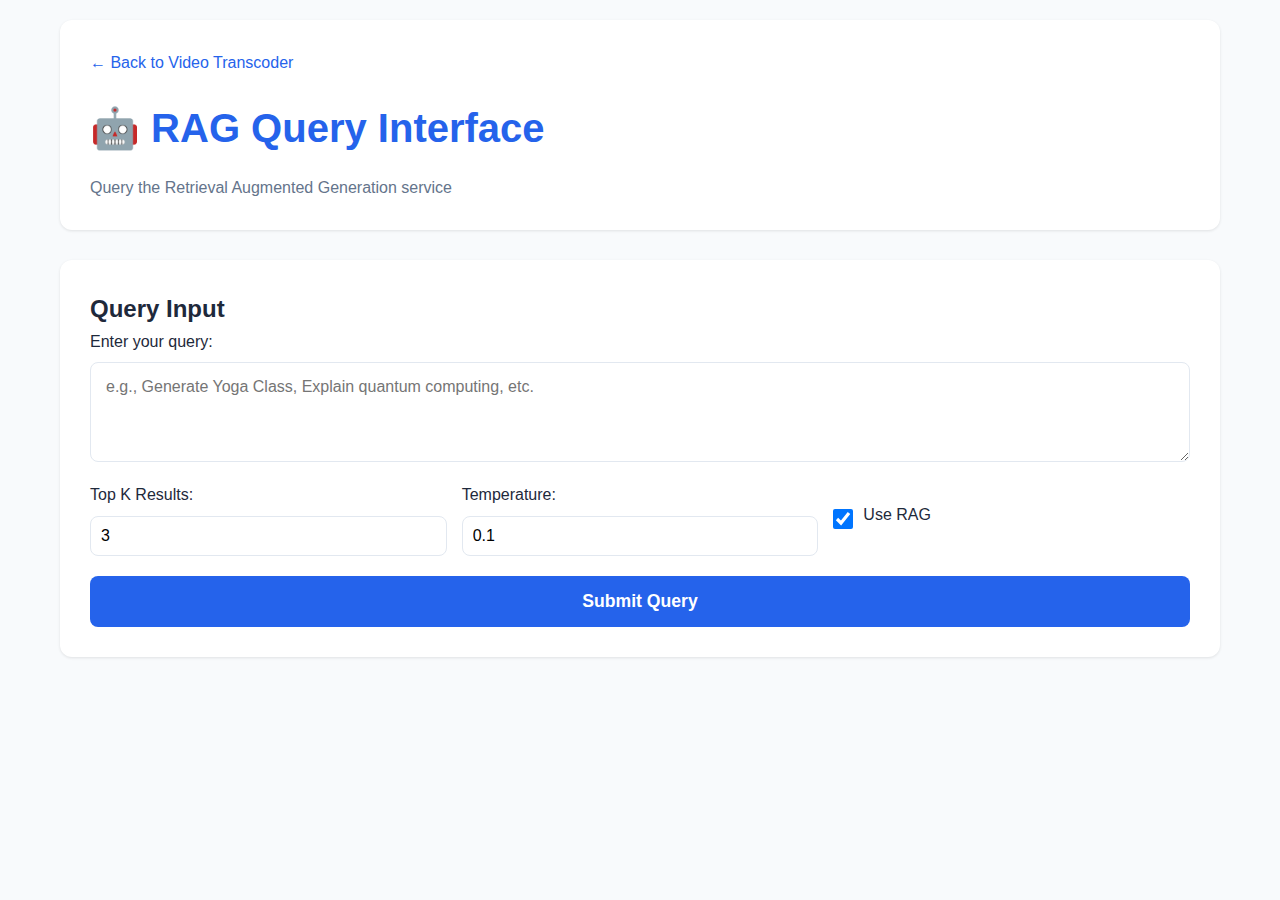
<file: templates/rag.html>
<!DOCTYPE html>
<html lang="en">
<head>
    <meta charset="UTF-8">
    <meta name="viewport" content="width=device-width, initial-scale=1.0">
    <title>RAG Query - Video Transcoder</title>
    <link rel="stylesheet" href="/static/css/style.css">
    <style>
        .rag-container {
            max-width: 1200px;
            margin: 0 auto;
            padding: 20px;
        }
        
        .query-section {
            background: var(--card-background);
            padding: 30px;
            border-radius: 12px;
            box-shadow: 0 1px 3px rgba(0, 0, 0, 0.1);
            margin-bottom: 30px;
        }
        
        .query-input {
            width: 100%;
            padding: 15px;
            border: 1px solid var(--border-color);
            border-radius: 8px;
            font-size: 1em;
            font-family: inherit;
            resize: vertical;
            min-height: 100px;
        }
        
        .query-input:focus {
            outline: none;
            border-color: var(--primary-color);
        }
        
        .params-grid {
            display: grid;
            grid-template-columns: repeat(auto-fit, minmax(200px, 1fr));
            gap: 15px;
            margin: 20px 0;
        }
        
        .param-group {
            display: flex;
            flex-direction: column;
        }
        
        .param-group label {
            margin-bottom: 8px;
            font-weight: 500;
            color: var(--text-primary);
        }
        
        .param-group input,
        .param-group select {
            padding: 10px;
            border: 1px solid var(--border-color);
            border-radius: 8px;
            font-size: 1em;
        }
        
        .checkbox-param {
            flex-direction: row;
            align-items: center;
        }
        
        .checkbox-param input {
            width: 20px;
            height: 20px;
            margin-right: 10px;
        }
        
        .query-btn {
            background: var(--primary-color);
            color: white;
            padding: 15px 30px;
            border: none;
            border-radius: 8px;
            font-size: 1.1em;
            font-weight: 600;
            cursor: pointer;
            transition: all 0.3s;
            width: 100%;
        }
        
        .query-btn:hover:not(:disabled) {
            background: var(--primary-dark);
        }
        
        .query-btn:disabled {
            background: var(--text-secondary);
            cursor: not-allowed;
        }
        
        .response-section {
            background: var(--card-background);
            padding: 30px;
            border-radius: 12px;
            box-shadow: 0 1px 3px rgba(0, 0, 0, 0.1);
            margin-bottom: 30px;
        }
        
        .response-content {
            background: #f8fafc;
            padding: 20px;
            border-radius: 8px;
            border: 1px solid var(--border-color);
            white-space: pre-wrap;
            font-family: 'Segoe UI', Tahoma, Geneva, Verdana, sans-serif;
            line-height: 1.6;
            max-height: 600px;
            overflow-y: auto;
        }
        
        .response-meta {
            display: flex;
            gap: 20px;
            margin-top: 15px;
            padding-top: 15px;
            border-top: 1px solid var(--border-color);
            font-size: 0.9em;
            color: var(--text-secondary);
        }
        
        .error-message {
            background: #fee2e2;
            color: #991b1b;
            padding: 15px;
            border-radius: 8px;
            margin-top: 15px;
        }
        
        .loading-spinner {
            display: inline-block;
            width: 20px;
            height: 20px;
            border: 3px solid rgba(255, 255, 255, 0.3);
            border-radius: 50%;
            border-top-color: white;
            animation: spin 1s ease-in-out infinite;
        }
        
        @keyframes spin {
            to { transform: rotate(360deg); }
        }
        
        .hidden {
            display: none;
        }
        
        .nav-link {
            display: inline-block;
            color: var(--primary-color);
            text-decoration: none;
            margin-bottom: 20px;
            font-weight: 500;
        }
        
        .nav-link:hover {
            text-decoration: underline;
        }
    </style>
</head>
<body>
    <div class="rag-container">
        <header>
            <a href="/" class="nav-link">← Back to Video Transcoder</a>
            <h1>🤖 RAG Query Interface</h1>
            <p style="color: var(--text-secondary); margin-top: 10px;">
                Query the Retrieval Augmented Generation service
            </p>
        </header>

        <main>
            <!-- Query Input Section -->
            <section class="query-section">
                <h2>Query Input</h2>
                
                <div class="form-group" style="margin-bottom: 20px;">
                    <label for="queryInput">Enter your query:</label>
                    <textarea 
                        id="queryInput" 
                        class="query-input" 
                        placeholder="e.g., Generate Yoga Class, Explain quantum computing, etc."
                    ></textarea>
                </div>
                
                <div class="params-grid">
                    <div class="param-group">
                        <label for="topK">Top K Results:</label>
                        <input type="number" id="topK" min="1" max="10" value="3">
                    </div>
                    
                    <div class="param-group">
                        <label for="temperature">Temperature:</label>
                        <input type="number" id="temperature" min="0" max="2" step="0.1" value="0.1">
                    </div>
                    
                    <div class="param-group checkbox-param">
                        <input type="checkbox" id="useRag" checked>
                        <label for="useRag">Use RAG</label>
                    </div>
                </div>
                
                <button id="queryBtn" class="query-btn">
                    <span id="btnText">Submit Query</span>
                    <span id="btnSpinner" class="loading-spinner hidden"></span>
                </button>
            </section>

            <!-- Response Section -->
            <section id="responseSection" class="response-section hidden">
                <h2>Response</h2>
                
                <div id="responseContent" class="response-content"></div>
                
                <div class="response-meta">
                    <span><strong>Query:</strong> <span id="metaQuery"></span></span>
                    <span id="metaSources"></span>
                </div>
                
                <div id="errorMessage" class="error-message hidden"></div>
            </section>
        </main>
    </div>

    <script>
        const queryInput = document.getElementById('queryInput');
        const topKInput = document.getElementById('topK');
        const temperatureInput = document.getElementById('temperature');
        const useRagCheckbox = document.getElementById('useRag');
        const queryBtn = document.getElementById('queryBtn');
        const btnText = document.getElementById('btnText');
        const btnSpinner = document.getElementById('btnSpinner');
        const responseSection = document.getElementById('responseSection');
        const responseContent = document.getElementById('responseContent');
        const metaQuery = document.getElementById('metaQuery');
        const metaSources = document.getElementById('metaSources');
        const errorMessage = document.getElementById('errorMessage');

        // Submit query
        queryBtn.addEventListener('click', async () => {
            const query = queryInput.value.trim();
            
            if (!query) {
                alert('Please enter a query');
                return;
            }
            
            // Show loading state
            queryBtn.disabled = true;
            btnText.classList.add('hidden');
            btnSpinner.classList.remove('hidden');
            responseSection.classList.add('hidden');
            errorMessage.classList.add('hidden');
            
            // Prepare request
            const payload = {
                query: query,
                top_k: parseInt(topKInput.value),
                use_rag: useRagCheckbox.checked,
                temperature: parseFloat(temperatureInput.value)
            };
            
            try {
                const response = await fetch('/api/rag/query', {
                    method: 'POST',
                    headers: {
                        'Content-Type': 'application/json'
                    },
                    body: JSON.stringify(payload)
                });
                
                const data = await response.json();
                
                if (!response.ok) {
                    throw new Error(data.error || data.details || 'Unknown error');
                }
                
                // Display response
                responseContent.textContent = data.answer || 'No answer received';
                metaQuery.textContent = data.query || query;
                
                if (data.sources && data.sources.length > 0) {
                    metaSources.innerHTML = `<strong>Sources:</strong> ${data.sources.length} documents`;
                } else {
                    metaSources.innerHTML = '<strong>Sources:</strong> None';
                }
                
                responseSection.classList.remove('hidden');
                
            } catch (error) {
                errorMessage.textContent = `Error: ${error.message}`;
                errorMessage.classList.remove('hidden');
                responseSection.classList.remove('hidden');
                responseContent.textContent = '';
            } finally {
                // Reset button state
                queryBtn.disabled = false;
                btnText.classList.remove('hidden');
                btnSpinner.classList.add('hidden');
            }
        });
        
        // Allow Enter key to submit (Ctrl+Enter for newline)
        queryInput.addEventListener('keydown', (e) => {
            if (e.key === 'Enter' && !e.shiftKey && !e.ctrlKey) {
                e.preventDefault();
                queryBtn.click();
            }
        });
    </script>
</body>
</html>
</file>
<file: static/css/style.css>
* {
    margin: 0;
    padding: 0;
    box-sizing: border-box;
}

:root {
    --primary-color: #2563eb;
    --primary-dark: #1e40af;
    --success-color: #10b981;
    --warning-color: #f59e0b;
    --danger-color: #ef4444;
    --background: #f8fafc;
    --card-background: #ffffff;
    --text-primary: #1e293b;
    --text-secondary: #64748b;
    --border-color: #e2e8f0;
}

body {
    font-family: -apple-system, BlinkMacSystemFont, 'Segoe UI', Roboto, Oxygen, Ubuntu, Cantarell, sans-serif;
    background: var(--background);
    color: var(--text-primary);
    line-height: 1.6;
}

.container {
    max-width: 1400px;
    margin: 0 auto;
    padding: 20px;
}

header {
    background: var(--card-background);
    padding: 30px;
    border-radius: 12px;
    box-shadow: 0 1px 3px rgba(0, 0, 0, 0.1);
    margin-bottom: 30px;
}

header h1 {
    font-size: 2.5em;
    color: var(--primary-color);
    margin-bottom: 15px;
}

.status-bar {
    display: flex;
    gap: 30px;
    flex-wrap: wrap;
}

.status-item {
    color: var(--text-secondary);
    font-size: 0.95em;
}

.status-item span {
    color: var(--text-primary);
    font-weight: 600;
}

.card {
    background: var(--card-background);
    padding: 30px;
    border-radius: 12px;
    box-shadow: 0 1px 3px rgba(0, 0, 0, 0.1);
    margin-bottom: 30px;
}

.card h2 {
    font-size: 1.8em;
    margin-bottom: 25px;
    color: var(--text-primary);
}

.form-row {
    display: grid;
    grid-template-columns: repeat(auto-fit, minmax(300px, 1fr));
    gap: 20px;
    margin-bottom: 20px;
}

.form-group {
    display: flex;
    flex-direction: column;
}

.form-group label {
    margin-bottom: 8px;
    font-weight: 500;
    color: var(--text-primary);
}

.form-group input[type="text"],
.form-group select {
    padding: 12px;
    border: 1px solid var(--border-color);
    border-radius: 8px;
    font-size: 1em;
    transition: border-color 0.3s;
}

.form-group input[type="text"]:focus,
.form-group select:focus {
    outline: none;
    border-color: var(--primary-color);
}

.form-group input[type="range"] {
    width: 100%;
}

#crfValue {
    display: inline-block;
    margin-left: 10px;
    font-weight: 600;
    color: var(--primary-color);
}

.checkbox-group {
    justify-content: center;
}

.checkbox-group label {
    display: flex;
    align-items: center;
    cursor: pointer;
}

.checkbox-group input[type="checkbox"] {
    width: 20px;
    height: 20px;
    margin-right: 10px;
    cursor: pointer;
}

.button-group {
    display: flex;
    gap: 15px;
    margin-top: 25px;
}

.btn {
    padding: 12px 24px;
    border: none;
    border-radius: 8px;
    font-size: 1em;
    font-weight: 600;
    cursor: pointer;
    transition: all 0.3s;
}

.btn-primary {
    background: var(--primary-color);
    color: white;
}

.btn-primary:hover {
    background: var(--primary-dark);
}

.btn-secondary {
    background: var(--text-secondary);
    color: white;
}

.btn-secondary:hover {
    background: var(--text-primary);
}

.btn-danger {
    background: var(--danger-color);
    color: white;
    padding: 8px 16px;
    font-size: 0.9em;
}

.btn-danger:hover {
    background: #dc2626;
}

.section-header {
    display: flex;
    justify-content: space-between;
    align-items: center;
    margin-bottom: 25px;
    flex-wrap: wrap;
    gap: 15px;
}

.filter-buttons {
    display: flex;
    gap: 10px;
}

.filter-btn {
    padding: 8px 16px;
    border: 1px solid var(--border-color);
    background: white;
    border-radius: 6px;
    cursor: pointer;
    transition: all 0.3s;
    font-size: 0.9em;
}

.filter-btn:hover {
    border-color: var(--primary-color);
    color: var(--primary-color);
}

.filter-btn.active {
    background: var(--primary-color);
    color: white;
    border-color: var(--primary-color);
}

.jobs-list {
    display: flex;
    flex-direction: column;
    gap: 15px;
}

.job-item {
    border: 1px solid var(--border-color);
    border-radius: 8px;
    padding: 20px;
    transition: all 0.3s;
}

.job-item:hover {
    box-shadow: 0 2px 8px rgba(0, 0, 0, 0.1);
}

.job-header {
    display: flex;
    justify-content: space-between;
    align-items: start;
    margin-bottom: 15px;
}

.job-info h3 {
    font-size: 1.1em;
    margin-bottom: 5px;
    word-break: break-all;
}

.job-info p {
    color: var(--text-secondary);
    font-size: 0.9em;
}

.job-status {
    display: flex;
    align-items: center;
    gap: 10px;
}

.status-badge {
    padding: 6px 12px;
    border-radius: 20px;
    font-size: 0.85em;
    font-weight: 600;
}

.status-pending {
    background: #fef3c7;
    color: #92400e;
}

.status-processing {
    background: #dbeafe;
    color: #1e40af;
}

.status-completed {
    background: #d1fae5;
    color: #065f46;
}

.status-failed {
    background: #fee2e2;
    color: #991b1b;
}

.progress-container {
    margin-top: 10px;
}

.progress-bar {
    width: 100%;
    height: 8px;
    background: var(--border-color);
    border-radius: 4px;
    overflow: hidden;
}

.progress-fill {
    height: 100%;
    background: var(--primary-color);
    transition: width 0.3s;
}

.progress-text {
    font-size: 0.9em;
    color: var(--text-secondary);
    margin-top: 5px;
}

.empty-state {
    text-align: center;
    color: var(--text-secondary);
    padding: 60px 20px;
    font-size: 1.1em;
}

.error-message {
    background: #fee2e2;
    color: #991b1b;
    padding: 10px;
    border-radius: 6px;
    margin-top: 10px;
    font-size: 0.9em;
}

footer {
    text-align: center;
    padding: 30px;
    color: var(--text-secondary);
}

.notification {
    position: fixed;
    top: 20px;
    right: 20px;
    padding: 15px 20px;
    border-radius: 8px;
    box-shadow: 0 4px 12px rgba(0, 0, 0, 0.15);
    z-index: 1000;
    animation: slideIn 0.3s ease;
}

@keyframes slideIn {
    from {
        transform: translateX(400px);
        opacity: 0;
    }
    to {
        transform: translateX(0);
        opacity: 1;
    }
}

.notification.success {
    background: var(--success-color);
    color: white;
}

.notification.error {
    background: var(--danger-color);
    color: white;
}

@media (max-width: 768px) {
    .container {
        padding: 10px;
    }

    header h1 {
        font-size: 2em;
    }

    .form-row {
        grid-template-columns: 1fr;
    }

    .button-group {
        flex-direction: column;
    }

    .section-header {
        flex-direction: column;
        align-items: flex-start;
    }

    .filter-buttons {
        flex-wrap: wrap;
    }
}
</file>
